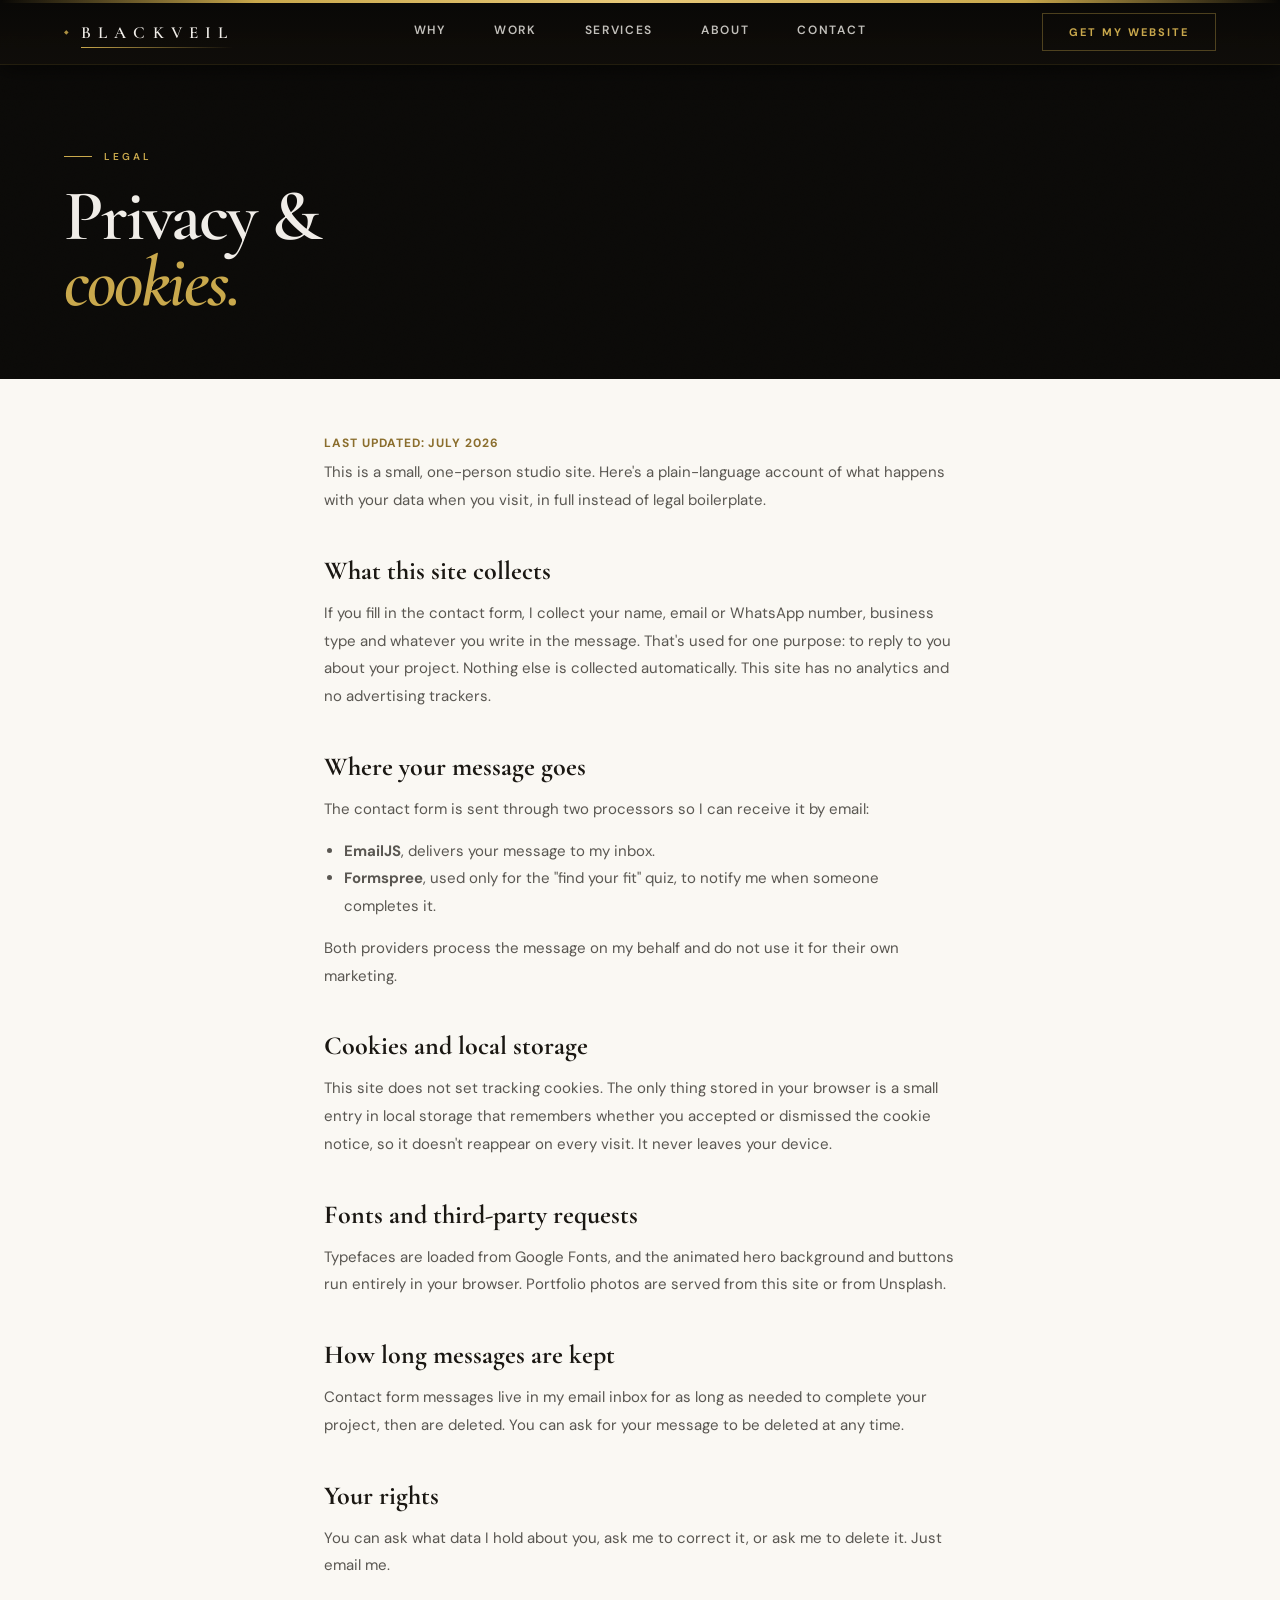
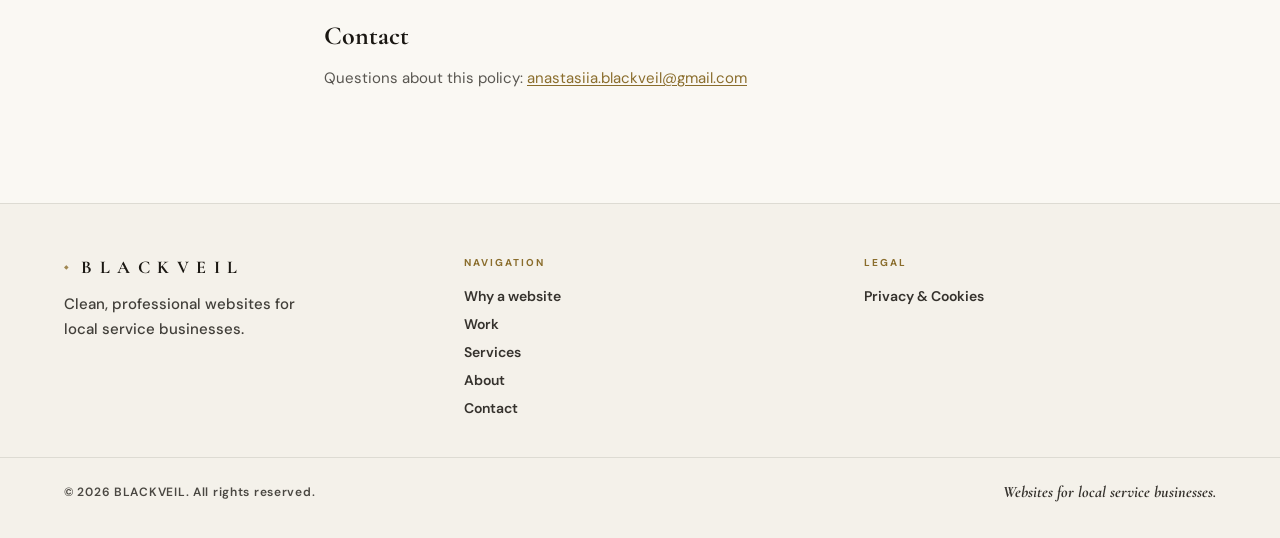
<file: privacy.html>
<!DOCTYPE html>
<html lang="en">
<head>
<meta charset="UTF-8">
<link rel="icon" type="image/svg+xml" href="[data-uri]">
<meta name="viewport" content="width=device-width, initial-scale=1.0">
<title>Privacy &amp; Cookies — Blackveil Studio</title>
<meta name="robots" content="index, follow">
<link rel="canonical" href="https://blackveil-studio.github.io/home/privacy.html">
<link href="https://fonts.googleapis.com/css2?family=Cormorant+Garamond:ital,wght@0,400;0,600;1,500&family=DM+Sans:wght@400;600;700&display=swap" rel="stylesheet">
<link rel="stylesheet" href="assets/css/style.css">
</head>
<body>
<div class="grain"></div>

<nav id="nav" class="scrolled" style="opacity:1;transform:none">
  <div class="nav-inner">
    <button class="burger" id="burger" aria-label="Menu"><span></span><span></span><span></span></button>
    <a href="index.html" class="logo"><span class="logo-text">Blackveil</span></a>
    <div class="nav-links">
      <a href="index.html#why">Why</a><a href="index.html#work">Work</a>
      <a href="services.html">Services</a><a href="about.html">About</a><a href="index.html#contact">Contact</a>
    </div>
    <a href="index.html#contact" class="nav-cta"><span>Get my website</span></a>
  </div>
</nav>
<div class="sidebar-overlay" id="sidebarOverlay"></div>
<div class="sidebar" id="sidebar">
  <div class="sidebar-header"><a href="index.html" class="sidebar-logo">Blackveil</a><button class="sidebar-close" id="sidebarClose">&#10005;</button></div>
  <div class="sidebar-body">
    <div class="sidebar-links">
      <a href="index.html#why" class="sidebar-link">Why</a><a href="index.html#work" class="sidebar-link">Work</a>
      <a href="services.html" class="sidebar-link">Services</a><a href="about.html" class="sidebar-link">About</a>
      <a href="index.html#contact" class="sidebar-link">Contact</a>
    </div>
    <div class="sidebar-footer"><a href="index.html#contact" class="sidebar-cta">Get my website &rarr;</a></div>
  </div>
</div>

<section class="legal-hero">
  <div class="ph-inner">
    <div class="ph-eyebrow">Legal</div>
    <h1 class="ph-title" style="font-size:clamp(38px,6vw,72px)">Privacy &amp;<br><em>cookies.</em></h1>
  </div>
</section>

<section class="legal-section">
  <div class="legal-inner">
    <div class="legal-updated">Last updated: July 2026</div>
    <p>This is a small, one-person studio site. Here's a plain-language account of what happens with your data when you visit, in full instead of legal boilerplate.</p>

    <h2>What this site collects</h2>
    <p>If you fill in the contact form, I collect your name, email or WhatsApp number, business type and whatever you write in the message. That's used for one purpose: to reply to you about your project. Nothing else is collected automatically. This site has no analytics and no advertising trackers.</p>

    <h2>Where your message goes</h2>
    <p>The contact form is sent through two processors so I can receive it by email:</p>
    <ul>
      <li><strong>EmailJS</strong>, delivers your message to my inbox.</li>
      <li><strong>Formspree</strong>, used only for the "find your fit" quiz, to notify me when someone completes it.</li>
    </ul>
    <p>Both providers process the message on my behalf and do not use it for their own marketing.</p>

    <h2>Cookies and local storage</h2>
    <p>This site does not set tracking cookies. The only thing stored in your browser is a small entry in local storage that remembers whether you accepted or dismissed the cookie notice, so it doesn't reappear on every visit. It never leaves your device.</p>

    <h2>Fonts and third-party requests</h2>
    <p>Typefaces are loaded from Google Fonts, and the animated hero background and buttons run entirely in your browser. Portfolio photos are served from this site or from Unsplash.</p>

    <h2>How long messages are kept</h2>
    <p>Contact form messages live in my email inbox for as long as needed to complete your project, then are deleted. You can ask for your message to be deleted at any time.</p>

    <h2>Your rights</h2>
    <p>You can ask what data I hold about you, ask me to correct it, or ask me to delete it. Just email me.</p>

    <h2>Contact</h2>
    <p>Questions about this policy: <a href="mailto:anastasiia.blackveil@gmail.com">anastasiia.blackveil@gmail.com</a></p>
  </div>
</section>

<footer>
  <div class="footer-inner">
    <div>
      <a href="index.html" class="footer-logo-wrap"><span class="footer-logo-text">Blackveil</span></a>
      <p class="footer-tagline">Clean, professional websites for local service businesses.</p>
    </div>
    <div>
      <div class="footer-col-title">Navigation</div>
      <div class="footer-nav-links">
        <a href="index.html#why">Why a website</a><a href="index.html#work">Work</a>
        <a href="services.html">Services</a><a href="about.html">About</a><a href="index.html#contact">Contact</a>
      </div>
    </div>
    <div>
      <div class="footer-col-title">Legal</div>
      <div class="footer-nav-links"><a href="privacy.html">Privacy &amp; Cookies</a></div>
    </div>
  </div>
  <div class="footer-bottom">
    <span class="footer-copy">&#169; 2026 BLACKVEIL. All rights reserved.</span>
    <span class="footer-made">Websites for local service businesses.</span>
  </div>
</footer>

<script defer src="assets/js/main.js"></script>
</body>
</html>
</file>
<file: assets/css/style.css>
/* =========================================================
   BLACKVEIL STUDIO — shared stylesheet
   Palette: ink (near-black neutrals) + gold + paper (warm ivory)
   No brown. No pure black. One accent, used consistently.
   ========================================================= */

:root{
  /* ink scale — desaturated near-neutral darks, NOT brown */
  --ink-950:#0b0a08;
  --ink-900:#131110;
  --ink-850:#1b1815;
  --ink-800:#211d19;
  --ink-border: rgba(201,168,76,.14);
  --ink-border-soft: rgba(255,255,255,.08);

  /* gold — single accent, three depths */
  --gold:#c9a84c;
  --gold-light:#e8c97a;
  --gold-deep:#8a6d2c;
  --gold-05: rgba(201,168,76,.05);
  --gold-08: rgba(201,168,76,.08);
  --gold-12: rgba(201,168,76,.12);
  --gold-20: rgba(201,168,76,.2);
  --gold-35: rgba(201,168,76,.35);

  /* paper — warm ivory light sections */
  --paper:#f4f1ea;
  --paper-alt:#faf8f3;
  --paper-card:#ffffff;
  --paper-line: rgba(26,23,18,.1);

  /* text */
  --cream:#f0ede8;
  --cream-70: rgba(240,237,232,.7);
  --ink-text:#1a1712;
  --ink-text-70: rgba(26,23,18,.72);

  --serif:'Cormorant Garamond',serif;
  --sans:'DM Sans',sans-serif;
  --ease: cubic-bezier(.22,1,.36,1);
}

*{margin:0;padding:0;box-sizing:border-box}
html{scroll-behavior:smooth;scroll-padding-top:80px}
::selection{background:var(--gold-20);color:var(--ink-text)}
body{background:var(--ink-950);font-family:var(--sans);font-weight:400;color:var(--cream);overflow-x:hidden}
body::before{content:'';position:fixed;top:0;left:0;right:0;height:3px;background:linear-gradient(to right,transparent 0%,var(--gold) 20%,var(--gold-light) 50%,var(--gold) 80%,transparent 100%);z-index:9999;pointer-events:none}
a{color:inherit}
img{max-width:100%;display:block}

/* fine grain texture — fixed, never on scrolling containers */
.grain{position:fixed;inset:0;z-index:2;pointer-events:none;opacity:.035;mix-blend-mode:overlay;background-image:url("data:image/svg+xml,%3Csvg xmlns='http://www.w3.org/2000/svg' width='90' height='90'%3E%3Cfilter id='n'%3E%3CfeTurbulence type='fractalNoise' baseFrequency='0.9' numOctaves='2' stitchTiles='stitch'/%3E%3C/filter%3E%3Crect width='100%25' height='100%25' filter='url(%23n)'/%3E%3C/svg%3E")}

/* =============== NAV =============== */
nav{position:fixed;top:0;left:0;right:0;z-index:100;height:64px;display:flex;align-items:center;opacity:0;transform:translateY(-12px)}
.nav-inner{max-width:1280px;width:100%;margin:0 auto;padding:0 64px;display:flex;align-items:center;justify-content:space-between;position:relative}
nav::before{content:'';position:absolute;inset:0;z-index:-1;background:linear-gradient(180deg,rgba(9,8,6,.97),rgba(13,11,8,.92) 50%,rgba(17,14,10,.84));backdrop-filter:blur(24px);box-shadow:0 1px 0 var(--ink-border),0 6px 20px rgba(0,0,0,.55);opacity:0;transition:opacity .55s}
nav.scrolled::before{opacity:1}
.logo{display:flex;align-items:center;text-decoration:none}
.logo::before{content:'◆';font-size:6px;color:var(--gold);margin-right:12px;opacity:.85}
.logo-text{font-family:var(--serif);font-size:17px;letter-spacing:.42em;text-transform:uppercase;color:var(--cream);font-weight:600;position:relative}
.logo-text::after{content:'';position:absolute;bottom:-5px;left:0;width:100%;height:1px;background:linear-gradient(to right,var(--gold),rgba(201,168,76,0))}
.nav-links{display:flex;align-items:center;gap:48px;position:absolute;left:50%;transform:translateX(-50%)}
.nav-links a{font-size:12px;font-weight:600;letter-spacing:.14em;text-transform:uppercase;color:rgba(240,237,232,.8);text-decoration:none;transition:color .3s;position:relative;padding-bottom:4px}
.nav-links a.current,.nav-links a:hover{color:var(--cream)}
.nav-links a::after{content:'';position:absolute;bottom:0;left:0;right:0;height:1px;background:var(--gold);transform:scaleX(0);transform-origin:left;transition:transform .35s}
.nav-links a.current::after,.nav-links a:hover::after{transform:scaleX(1)}
.nav-cta{display:inline-flex;align-items:center;font-size:11px;font-weight:700;letter-spacing:.18em;text-transform:uppercase;color:var(--gold);text-decoration:none;border:1.5px solid var(--gold-35);padding:11px 26px;position:relative;overflow:hidden;transition:color .35s,border-color .35s;font-family:var(--sans)}
.nav-cta::before{content:'';position:absolute;inset:0;background:linear-gradient(135deg,var(--ink-900),var(--ink-800));transform:scaleX(0);transform-origin:left;transition:transform .38s}
.nav-cta:hover{color:var(--gold-light);border-color:rgba(201,168,76,.8)}
.nav-cta:hover::before{transform:scaleX(1)}
.nav-cta span{position:relative;z-index:1}
.burger{display:none;flex-direction:column;justify-content:center;gap:5px;width:36px;height:36px;cursor:pointer;background:none;border:none;padding:4px;z-index:200;flex-shrink:0}
.burger span{display:block;width:22px;height:1.5px;background:var(--gold);transition:transform .35s,opacity .25s;transform-origin:center}
.burger.open span:nth-child(1){transform:translateY(6.5px) rotate(45deg)}
.burger.open span:nth-child(2){opacity:0}
.burger.open span:nth-child(3){transform:translateY(-6.5px) rotate(-45deg)}
.sidebar-overlay{position:fixed;inset:0;background:rgba(0,0,0,.55);z-index:140;opacity:0;pointer-events:none;transition:opacity .35s}
.sidebar-overlay.open{opacity:1;pointer-events:all}
.sidebar{position:fixed;top:0;left:0;bottom:0;width:300px;background:rgba(11,10,8,.98);backdrop-filter:blur(24px);z-index:150;transform:translateX(-100%);transition:transform .45s var(--ease);display:flex;flex-direction:column;border-right:1px solid var(--ink-border)}
.sidebar.open{transform:translateX(0)}
.sidebar-header{padding:24px 32px;border-bottom:1px solid var(--gold-08);display:flex;align-items:center;justify-content:space-between}
.sidebar-logo{font-family:var(--serif);font-size:15px;letter-spacing:.42em;text-transform:uppercase;color:var(--cream);font-weight:600;text-decoration:none;display:flex;align-items:center;gap:10px}
.sidebar-logo::before{content:'◆';font-size:6px;color:var(--gold);opacity:.85}
.sidebar-close{width:32px;height:32px;background:none;border:1px solid rgba(255,255,255,.1);color:rgba(240,237,232,.4);cursor:pointer;display:flex;align-items:center;justify-content:center;font-size:14px;border-radius:50%;transition:border-color .2s,color .2s}
.sidebar-close:hover{border-color:var(--gold-35);color:var(--gold)}
.sidebar-body{padding:48px 32px;flex:1;display:flex;flex-direction:column}
.sidebar-links{display:flex;flex-direction:column}
.sidebar-links a{font-size:13px;font-weight:600;letter-spacing:.18em;text-transform:uppercase;color:rgba(240,237,232,.8);text-decoration:none;transition:color .3s,padding-left .3s;padding:16px 0;border-bottom:1px solid rgba(255,255,255,.05);display:flex;align-items:center;gap:12px}
.sidebar-links a::before{content:'';width:0;height:1px;background:var(--gold);transition:width .3s;flex-shrink:0}
.sidebar-links a:hover{color:var(--cream);padding-left:8px}
.sidebar-links a:hover::before{width:16px}
.sidebar-footer{margin-top:auto;padding-top:32px;border-top:1px solid rgba(255,255,255,.05)}
.sidebar-tagline{font-family:var(--serif);font-size:13px;font-style:italic;color:rgba(240,237,232,.25);margin-top:16px;text-align:center}

/* =============== SPARK BUTTON (uiverse.io silent-lizard-44, recolored gold) =============== */
.spark-btn{position:relative;display:inline-flex;align-items:center;gap:10px;font-family:var(--sans);font-size:11px;font-weight:700;letter-spacing:.2em;text-transform:uppercase;color:var(--ink-950);background:var(--gold);border:1.5px solid var(--gold);padding:16px 38px;text-decoration:none;cursor:pointer;transition:all .3s ease-in-out;overflow:visible;box-shadow:0 0 0 rgba(201,168,76,.55)}
.spark-btn:hover{background:transparent;color:var(--gold-light);box-shadow:0 0 25px rgba(201,168,76,.55)}
.spark-btn span{position:relative;z-index:2}
.spark-star{position:absolute;height:auto;filter:drop-shadow(0 0 0 var(--gold-light));z-index:-5;pointer-events:none}
.spark-star svg{width:100%;height:100%;fill:var(--gold-light)}
.spark-star.s1{top:20%;left:20%;width:25px;transition:all 1s cubic-bezier(.05,.83,.43,.96)}
.spark-star.s2{top:45%;left:45%;width:15px;transition:all 1s cubic-bezier(0,.4,0,1.01)}
.spark-star.s3{top:40%;left:40%;width:5px;transition:all 1s cubic-bezier(0,.4,0,1.01)}
.spark-star.s4{top:20%;left:40%;width:8px;transition:all .8s cubic-bezier(0,.4,0,1.01)}
.spark-star.s5{top:25%;left:45%;width:15px;transition:all .6s cubic-bezier(0,.4,0,1.01)}
.spark-star.s6{top:5%;left:50%;width:5px;transition:all .8s ease}
.spark-btn:hover .s1{top:-80%;left:-30%;filter:drop-shadow(0 0 10px var(--gold-light));z-index:2}
.spark-btn:hover .s2{top:-25%;left:10%;filter:drop-shadow(0 0 10px var(--gold-light));z-index:2}
.spark-btn:hover .s3{top:55%;left:25%;filter:drop-shadow(0 0 10px var(--gold-light));z-index:2}
.spark-btn:hover .s4{top:30%;left:80%;filter:drop-shadow(0 0 10px var(--gold-light));z-index:2}
.spark-btn:hover .s5{top:25%;left:115%;filter:drop-shadow(0 0 10px var(--gold-light));z-index:2}
.spark-btn:hover .s6{top:5%;left:60%;filter:drop-shadow(0 0 10px var(--gold-light));z-index:2}
.spark-btn.ghost{background:transparent;color:var(--gold);border-color:rgba(255,255,255,.22)}
.spark-btn.ghost:hover{background:var(--gold-08);color:var(--gold-light);border-color:var(--gold-35)}
.spark-btn.dark{background:var(--ink-950);color:var(--gold);border-color:var(--ink-950)}
.spark-btn.dark:hover{background:var(--ink-800);color:var(--gold-light)}
.spark-btn.small{padding:12px 26px;font-size:10px}
.spark-btn.block{width:100%;justify-content:center}

/* =============== HERO =============== */
#hero{position:relative;width:100%;height:86vh;min-height:560px;overflow:hidden}
#hero canvas{position:absolute;inset:0;width:100%;height:100%;z-index:0}
.h-content{position:absolute;inset:0;padding:88px 0 36px;z-index:2;display:flex;flex-direction:column;justify-content:flex-end;will-change:transform,opacity}
.h-content-inner{max-width:1280px;margin:0 auto;width:100%;padding:0 64px}
.h-eyebrow{font-size:11px;letter-spacing:.28em;text-transform:uppercase;color:var(--gold);margin-bottom:20px;display:flex;align-items:center;gap:16px;opacity:0;transform:translateY(16px);width:fit-content}
.h-eyebrow::before{content:'';width:28px;height:1px;background:linear-gradient(to right,var(--gold),rgba(201,168,76,.3));flex-shrink:0}
.h-cursor{display:inline-block;width:1.5px;height:12px;background:var(--gold);margin-left:5px;animation:blink 1.1s ease-in-out infinite}
@keyframes blink{0%,100%{opacity:1}50%{opacity:0}}
.h-title{font-family:var(--serif);font-size:clamp(52px,8.5vw,122px);font-weight:600;line-height:.92;letter-spacing:-.02em;color:var(--cream);margin-bottom:32px}
.h-title .line{display:block;overflow:hidden}
.h-title .word{display:inline-block;transform:translateY(110%)}
.h-title em{font-style:italic;color:var(--gold)}
.h-bottom{display:flex;align-items:flex-end;justify-content:space-between;gap:60px;opacity:0;transform:translateY(18px)}
.h-sub{font-size:17px;line-height:1.85;color:rgba(240,237,232,.88);max-width:440px;font-weight:400}
.h-sub strong{color:#fff;font-weight:600}
.sc{position:fixed;right:64px;bottom:108px;z-index:99;display:flex;flex-direction:column;align-items:center;gap:12px;opacity:0;transition:opacity .6s;pointer-events:none}
.sc-label{font-size:9px;letter-spacing:.26em;text-transform:uppercase;color:rgba(201,168,76,.4);writing-mode:vertical-lr}
.sc-track{width:1px;height:56px;background:rgba(201,168,76,.1);position:relative;overflow:hidden}
.sc-thumb{position:absolute;top:0;left:0;right:0;height:40%;background:linear-gradient(to bottom,var(--gold),rgba(201,168,76,.15));animation:scr 2.4s cubic-bezier(.4,0,.2,1) infinite}
@keyframes scr{0%{top:-40%;opacity:0}20%{opacity:1}80%{opacity:1}100%{top:100%;opacity:0}}
.h-year{position:fixed;left:64px;bottom:110px;z-index:99;font-family:var(--serif);font-size:11px;letter-spacing:.16em;color:rgba(201,168,76,.28);opacity:0;transition:opacity .6s;pointer-events:none}

/* =============== MARQUEE =============== */
.mq{position:relative;z-index:5;overflow:hidden;padding:18px 0;background:var(--ink-900);border-top:1px solid var(--ink-border);border-bottom:1px solid var(--ink-border)}
.mq-track{display:flex;width:max-content;animation:mqscroll 32s linear infinite;align-items:center}
.mq-track:hover{animation-play-state:paused}
@keyframes mqscroll{from{transform:translateX(0)}to{transform:translateX(-50%)}}
.mq-item{display:inline-flex;align-items:center;white-space:nowrap;padding:0 36px;line-height:1}
.mq-text{font-family:var(--serif);font-size:18px;font-style:italic;font-weight:500;letter-spacing:.05em;color:var(--gold-light)}
.mq-dot{width:5px;height:5px;border-radius:50%;background:var(--gold-light);opacity:.75;margin-left:36px;flex-shrink:0}
.mq-fade-l,.mq-fade-r{position:absolute;top:0;bottom:0;width:80px;z-index:1;pointer-events:none}
.mq-fade-l{left:0;background:linear-gradient(to right,var(--ink-900),transparent)}
.mq-fade-r{right:0;background:linear-gradient(to left,var(--ink-900),transparent)}

/* =============== REVEAL (IntersectionObserver-driven) =============== */
.reveal-up{opacity:0;transform:translateY(28px)}
.reveal-up.visible{opacity:1;transform:translateY(0);transition:opacity 1s var(--ease),transform 1s var(--ease);transition-delay:var(--d,0ms)}
.reveal-card{opacity:0;transform:translateY(20px)}
.reveal-card.visible{opacity:1;transform:translateY(0);transition:opacity .9s var(--ease),transform .9s var(--ease);transition-delay:var(--d,0ms)}
/* if JS never runs at all, force content visible rather than permanently hidden */
html:not(.js-ready) .reveal-up,
html:not(.js-ready) .reveal-card{opacity:1!important;transform:none!important}

/* =============== PORTFOLIO =============== */
.pf-section{background:var(--paper);padding:28px 0 32px;position:relative;overflow:hidden}
.pf-section::before{content:'';position:absolute;top:0;left:0;right:0;height:1px;background:linear-gradient(to right,transparent 10%,var(--gold-20) 50%,transparent 90%)}
.pf-head{max-width:1280px;margin:0 auto 36px;padding:0 64px}
.pf-eyebrow{display:inline-flex;align-items:center;gap:10px;font-size:10px;letter-spacing:.3em;text-transform:uppercase;color:var(--gold-deep);font-weight:600;margin-bottom:14px}
.pf-eyebrow::before{content:'';width:18px;height:1px;background:var(--gold-deep);opacity:.8;flex-shrink:0}
.pf-title{font-family:var(--serif);font-size:clamp(34px,4.2vw,52px);font-weight:600;line-height:1.08;letter-spacing:-.025em;color:var(--ink-text);margin:0 0 10px}
.pf-title em{font-style:italic;color:var(--gold-deep)}
.pf-desc{font-size:16px;line-height:1.7;color:var(--ink-text-70);max-width:480px;font-weight:400}
.pf-track-wrap{overflow-x:auto;overflow-y:hidden;-webkit-overflow-scrolling:touch;scrollbar-width:none;padding:0 64px 8px;cursor:grab;user-select:none;touch-action:pan-x}
.pf-track-wrap::-webkit-scrollbar{display:none}
.pf-track-wrap:active{cursor:grabbing}
.pf-track{display:flex;gap:24px;width:max-content;align-items:stretch}
.pf-card{width:380px;flex-shrink:0;background:var(--paper-card);border-radius:8px;overflow:hidden;display:flex;flex-direction:column;box-shadow:0 8px 32px rgba(26,21,16,.1),0 2px 8px rgba(26,21,16,.06);transition:transform .45s var(--ease),box-shadow .45s var(--ease);perspective:800px;transform-style:preserve-3d}
.pf-card:hover{box-shadow:0 24px 56px rgba(26,21,16,.18),0 0 0 1px var(--gold-35)}
.pf-card--link{text-decoration:none;display:block;color:inherit}
.pf-card-top{height:3px;background:linear-gradient(to right,var(--gold),var(--gold-light) 50%,rgba(201,168,76,.2))}
.pf-card-placeholder{width:100%;aspect-ratio:16/10;display:flex;align-items:center;justify-content:center;position:relative;overflow:hidden}
.pf-card-placeholder img{transition:transform .6s var(--ease)}
.pf-card:hover .pf-card-placeholder img{transform:scale(1.045)}
.pf-card-body{padding:20px 22px 22px;flex:1}
.pf-card-tag{font-size:10px;letter-spacing:.16em;text-transform:uppercase;color:var(--gold-deep);font-weight:700;border:1px solid var(--gold-35);padding:4px 10px;background:var(--gold-08);display:inline-block;margin-bottom:10px}
.pf-card-name{font-family:var(--serif);font-size:24px;font-weight:700;color:var(--ink-text);margin-bottom:8px}
.pf-card-text{font-size:14px;line-height:1.65;color:var(--ink-text-70);font-weight:500}
.pf-scroll-hint{max-width:1280px;margin:16px auto 0;padding:0 64px;display:flex;align-items:center;gap:10px;font-size:12px;letter-spacing:.08em;text-transform:uppercase;color:var(--ink-text-70);font-weight:600}
.pf-scroll-hint::after{content:'→';font-size:14px}

/* =============== WHY / PROBLEMS =============== */
.pb-section{background:var(--ink-900);padding:80px 0 60px;position:relative}
.pb-section::before{content:'';position:absolute;top:0;left:0;right:0;height:1px;background:linear-gradient(to right,transparent 10%,var(--gold-20) 50%,transparent 90%)}
.pb-inner{max-width:1280px;margin:0 auto;padding:0 64px;display:grid;grid-template-columns:1fr 1fr;gap:0 80px;align-items:start}
.pb-eyebrow{display:inline-flex;align-items:center;gap:10px;font-size:10px;letter-spacing:.3em;text-transform:uppercase;color:var(--gold);font-weight:600;margin-bottom:28px}
.pb-eyebrow::before{content:'';width:18px;height:1px;background:var(--gold);opacity:.6;flex-shrink:0}
.pb-story{font-family:var(--serif);font-size:clamp(28px,3.2vw,42px);font-weight:600;line-height:1.25;letter-spacing:-.02em;color:#fff;margin-bottom:32px}
.pb-story-pause{font-family:var(--serif);font-size:clamp(20px,2.3vw,30px);font-weight:400;font-style:italic;line-height:1.45;letter-spacing:-.01em;color:rgba(240,237,232,.72)}
.pb-story-pause em{color:var(--gold)}
.pb-list{display:flex;flex-direction:column;border-top:1px solid rgba(255,255,255,.14)}
.pb-item{padding:16px 0;border-bottom:1px solid rgba(255,255,255,.08);cursor:default;position:relative}
.pb-item::before{content:'';position:absolute;left:0;top:0;bottom:0;width:2px;background:var(--gold);opacity:0;transition:opacity .4s}
.pb-item.active::before{opacity:1}
.pb-item-row{display:flex;align-items:baseline;gap:12px;transition:padding-left .35s var(--ease)}
.pb-item.active .pb-item-row{padding-left:14px}
.pb-item-num{font-family:var(--serif);font-size:16px;font-style:italic;color:rgba(240,237,232,.3);transition:color .4s;flex-shrink:0;width:22px}
.pb-item.active .pb-item-num{color:var(--gold)}
.pb-item-title{font-family:var(--serif);font-size:clamp(17px,1.9vw,22px);font-weight:600;line-height:1.2;color:rgba(240,237,232,.65);transition:color .4s}
.pb-item.active .pb-item-title{color:#fff;font-weight:700}
.pb-item-desc{font-size:14px;line-height:1.65;color:rgba(240,237,232,.82);font-weight:400;margin-left:34px;display:grid;grid-template-rows:0fr;transition:grid-template-rows .4s var(--ease),opacity .35s;opacity:0}
.pb-item-desc-inner{overflow:hidden;min-height:0}
.pb-item.active .pb-item-desc{grid-template-rows:1fr;opacity:1;margin-top:6px}
.pb-footer{grid-column:1/-1;margin-top:20px;padding-top:20px;border-top:1px solid rgba(255,255,255,.07);text-align:center}
.pb-quote{font-family:var(--serif);font-size:22px;font-weight:600;font-style:italic;color:rgba(240,237,232,.8)}
.pb-quote em{color:var(--gold)}

/* =============== WHAT YOU GET =============== */
.wyg-section{background:var(--paper);padding:72px 0;position:relative;overflow:hidden}
.wyg-section::before{content:'';position:absolute;top:0;left:0;right:0;height:1px;background:linear-gradient(to right,transparent 10%,var(--gold-20) 50%,transparent 90%)}
.wyg-grid{max-width:1280px;margin:0 auto;padding:0 64px;display:grid;grid-template-columns:1fr 1fr;gap:72px;align-items:center}
.wyg-eyebrow{display:inline-flex;align-items:center;gap:10px;font-size:10px;letter-spacing:.3em;text-transform:uppercase;color:var(--gold-deep);font-weight:700;margin-bottom:20px}
.wyg-eyebrow::before{content:'';width:18px;height:1px;background:var(--gold-deep);opacity:.8;flex-shrink:0}
.wyg-title{font-family:var(--serif);font-size:clamp(34px,4vw,52px);font-weight:600;line-height:1.1;letter-spacing:-.02em;color:var(--ink-text);margin:0 0 20px}
.wyg-title em{color:var(--gold-deep);font-style:italic}
.wyg-p{font-size:16px;line-height:1.8;color:var(--ink-text-70);font-weight:400;margin-bottom:14px}
.wyg-p.strong{font-weight:500;margin-bottom:32px}
.wyg-card{background:var(--ink-900);border:1px solid var(--gold-35);overflow:hidden;box-shadow:0 16px 44px rgba(11,10,8,.3),0 4px 12px rgba(11,10,8,.18)}
.wyg-card-header{padding:18px 28px;border-bottom:1px solid var(--gold-20);font-size:11px;letter-spacing:.2em;text-transform:uppercase;color:rgba(201,168,76,.95);font-family:var(--sans);font-weight:700}
.wyg-item{display:flex;align-items:flex-start;gap:16px;padding:18px 28px;border-bottom:1px solid rgba(255,255,255,.08);transition:background .2s}
.wyg-item:last-child{border-bottom:none}
.wyg-item:hover{background:var(--gold-05)}
.wyg-dot{color:var(--gold);font-size:10px;flex-shrink:0;margin-top:4px}
.wyg-item-title{font-size:16px;color:#f8f4ee;font-weight:700;margin-bottom:4px}
.wyg-item-sub{font-size:14px;color:rgba(240,237,232,.82);font-weight:400}

/* =============== VISUAL BREAK =============== */
.visual-break{position:relative;overflow:hidden;background:var(--ink-950)}
.visual-break img{position:absolute;inset:0;width:100%;height:100%;object-fit:cover;object-position:center}
.vb-inner{position:absolute;inset:0;display:flex;align-items:center}
.vb-box{max-width:1280px;width:100%;margin:0 auto;padding:0 64px}
.vb-eyebrow{font-size:10px;letter-spacing:.28em;text-transform:uppercase;color:rgba(201,168,76,.75);margin-bottom:16px;font-family:var(--sans);font-weight:700}
.vb-title{font-family:var(--serif);font-weight:600;line-height:1.05;letter-spacing:-.02em;color:var(--cream);margin:0 0 22px}
.vb-title em{color:var(--gold);font-style:italic}
.vb-text{font-size:16px;line-height:1.75;color:rgba(240,237,232,.85);font-weight:400;margin-bottom:32px}

/* =============== SERVICES =============== */
.sv-section{background:var(--paper-alt);padding:64px 0 40px;position:relative}
.sv-section::before{content:'';position:absolute;top:0;left:0;right:0;height:1px;background:linear-gradient(to right,transparent 10%,var(--gold-20) 50%,transparent 90%)}
.sv-inner{max-width:1280px;margin:0 auto;padding:0 64px}
.sv-eyebrow{display:inline-flex;align-items:center;gap:10px;font-size:10px;letter-spacing:.3em;text-transform:uppercase;color:var(--gold-deep);font-weight:700;margin-bottom:20px}
.sv-eyebrow::before{content:'';width:18px;height:1px;background:var(--gold-deep);opacity:.8;flex-shrink:0}
.sv-title{font-family:var(--serif);font-size:clamp(36px,4.5vw,54px);font-weight:700;line-height:1.08;letter-spacing:-.025em;color:var(--ink-text);margin:0 0 14px}
.sv-title em{font-style:italic;color:var(--gold-deep)}
.sv-intro{font-size:16px;line-height:1.75;color:var(--ink-text-70);max-width:560px;margin-bottom:48px;font-weight:400}
.sv-grid{display:grid;grid-template-columns:1fr 1fr;gap:0;border:1px solid var(--paper-line)}
.sv-item{padding:32px 36px;border-bottom:1px solid var(--paper-line);position:relative;transition:background .3s,box-shadow .3s}
.sv-item:nth-child(odd){border-right:1px solid var(--paper-line)}
.sv-item:nth-child(1),.sv-item:nth-child(4){background:var(--paper-card)}
.sv-item:nth-child(2),.sv-item:nth-child(3){background:#fff8ec}
.sv-item:nth-last-child(1),.sv-item:nth-last-child(2){border-bottom:none}
.sv-item:hover{background:#fff3d6!important;box-shadow:0 4px 20px var(--gold-12)}
.sv-name{font-family:var(--serif);font-size:clamp(20px,2.2vw,26px);font-weight:700;color:var(--ink-text);margin-bottom:10px;line-height:1.15}
.sv-text{font-size:15px;line-height:1.75;color:var(--ink-text-70);font-weight:400}
.sv-list{list-style:none;margin-top:14px;display:flex;flex-direction:column;gap:7px}
.sv-list li{font-size:15px;color:var(--ink-text-70);display:flex;align-items:baseline;gap:10px;font-weight:500;line-height:1.6}
.sv-list li::before{content:'◆';font-size:5px;color:var(--gold-deep);opacity:.8;flex-shrink:0}
.sv-footer{margin-top:32px;padding-top:28px;border-top:1px solid var(--paper-line);display:flex;align-items:center;justify-content:space-between;gap:40px;flex-wrap:wrap}
.sv-footer-text{font-family:var(--serif);font-size:clamp(20px,2.4vw,30px);font-weight:700;font-style:italic;color:var(--ink-text-70);line-height:1.4}
.sv-footer-text em{color:var(--gold-deep);font-style:normal}

/* services.html page-specific */
.page-hero{background:var(--ink-950);padding:128px 0 80px;position:relative;min-height:380px;overflow:hidden}
.page-hero::after{content:'';position:absolute;bottom:0;left:0;right:0;height:1px;background:linear-gradient(to right,transparent,var(--gold-20),transparent)}
.ph-inner{max-width:1280px;margin:0 auto;padding:0 64px;position:relative;z-index:1}
.ph-eyebrow{font-size:10px;letter-spacing:.3em;text-transform:uppercase;color:var(--gold);font-weight:600;margin-bottom:20px;display:flex;align-items:center;gap:12px}
.ph-eyebrow::before{content:'';width:28px;height:1px;background:var(--gold);flex-shrink:0}
.ph-title{font-family:var(--serif);font-size:clamp(52px,8vw,110px);font-weight:600;line-height:.92;letter-spacing:-.03em;color:var(--cream)}
.ph-title em{font-style:italic;color:var(--gold)}
.ph-sub{font-size:18px;line-height:1.75;color:rgba(240,237,232,.7);max-width:520px;font-weight:400;margin-top:28px}
.sv-photo-strip{display:grid;grid-template-columns:1fr 1fr 1fr;height:320px;overflow:hidden}
.sv-photo{position:relative;overflow:hidden}
.sv-photo img{width:100%;height:100%;object-fit:cover;transition:transform .6s var(--ease)}
.sv-photo:hover img{transform:scale(1.05)}
.sv-photo-overlay{position:absolute;inset:0;background:rgba(11,10,8,.4);display:flex;align-items:flex-end;padding:24px}
.sv-photo-label{font-family:var(--serif);font-size:18px;font-style:italic;color:rgba(240,237,232,.85)}
.sv-page{background:var(--paper-alt);padding:56px 0 40px}
.sv-page-inner{max-width:1280px;margin:0 auto;padding:0 64px}
.sv-page-kicker{font-size:13px;letter-spacing:.22em;text-transform:uppercase;color:var(--gold-deep);font-weight:600}
.sv-cards{display:grid;grid-template-columns:repeat(3,1fr);gap:0;margin-top:48px;box-shadow:0 4px 40px rgba(26,21,16,.08);border:1px solid var(--paper-line)}
.sv-card{background:#fff;padding:40px 36px;transition:background .25s,transform .25s,box-shadow .25s}
.sv-card:nth-child(2),.sv-card:nth-child(4),.sv-card:nth-child(6){background:#fbf7ee}
.sv-card:hover{background:#fffbf2;transform:translateY(-4px);box-shadow:0 12px 36px rgba(26,21,16,.08);z-index:1}
.sv-card-icon{width:40px;height:40px;margin-bottom:22px;display:block;color:var(--gold-deep)}
.sv-card-icon svg{width:100%;height:100%;stroke:currentColor;fill:none;stroke-width:1.5;stroke-linecap:round;stroke-linejoin:round}
.sv-card-name{font-family:var(--serif);font-size:clamp(22px,2.2vw,28px);font-weight:600;color:var(--ink-text);margin-bottom:12px;line-height:1.15}
.sv-card-text{font-size:15px;line-height:1.75;color:var(--ink-text-70);font-weight:400;margin-bottom:16px}
.sv-card-list{list-style:none;display:flex;flex-direction:column;gap:6px}
.sv-card-list li{font-size:14px;color:rgba(26,23,18,.72);display:flex;align-items:baseline;gap:8px;font-weight:500}
.sv-card-list li::before{content:'–';color:var(--gold-deep);flex-shrink:0;font-weight:600}
.sv-cta-section{background:var(--ink-900);padding:52px 0 72px;text-align:center}
.sv-cta-inner{max-width:700px;margin:0 auto;padding:0 64px}

/* =============== ABOUT page-specific =============== */
.ab-hero{position:relative;height:480px;overflow:hidden}
.ab-hero img{position:absolute;inset:0;width:100%;height:100%;object-fit:cover;opacity:.4}
.ab-hero-overlay{position:absolute;inset:0;background:linear-gradient(to right,rgba(11,10,8,.9) 0%,rgba(11,10,8,.5) 60%,rgba(11,10,8,.15) 100%)}
.ab-hero-content{position:absolute;inset:0;display:flex;align-items:center;padding-top:64px}
.ab-hero-inner{max-width:1280px;margin:0 auto;padding:0 64px;width:100%}
.ab-eyebrow{font-size:10px;letter-spacing:.3em;text-transform:uppercase;color:var(--gold);font-weight:600;margin-bottom:20px;display:flex;align-items:center;gap:12px}
.ab-eyebrow::before{content:'';width:28px;height:1px;background:var(--gold);flex-shrink:0}
.ab-hero-title{font-family:var(--serif);font-size:clamp(48px,7vw,96px);font-weight:600;line-height:.95;letter-spacing:-.03em;color:var(--cream)}
.ab-hero-title em{font-style:italic;color:var(--gold)}
.ab-hero-sub{font-size:18px;line-height:1.7;color:rgba(240,237,232,.7);max-width:480px;font-weight:400;margin-top:22px}
.ab-story{background:var(--paper);padding:80px 0 72px}
.ab-story-inner{max-width:1280px;margin:0 auto;padding:0 64px;display:grid;grid-template-columns:1fr 1fr;gap:80px;align-items:center}
.ab-story-text p{font-size:17px;line-height:1.9;color:var(--ink-text-70);font-weight:400;margin-bottom:20px}
.ab-story-text p:first-child{font-family:var(--serif);font-size:clamp(24px,2.6vw,34px);font-weight:600;line-height:1.3;color:var(--ink-text)}
.ab-stats-grid{display:grid;grid-template-columns:repeat(4,1fr);gap:0;border:1px solid var(--paper-line);box-shadow:0 12px 40px rgba(26,21,16,.08)}
.ab-stat-box{padding:40px 32px;text-align:left;border-right:1px solid var(--paper-line);background:#f8f4ee}
.ab-stat-box:last-child{border-right:none}
.ab-stat-box:nth-child(2){background:var(--ink-900)}
.ab-stat-num{font-family:var(--serif);font-size:52px;font-weight:600;line-height:1;display:block;color:var(--ink-text)}
.ab-stat-box:nth-child(2) .ab-stat-num{color:var(--gold)}
.ab-stat-box:nth-child(2) .ab-stat-lbl{color:rgba(201,168,76,.5)}
.ab-stat-lbl{font-size:11px;letter-spacing:.12em;text-transform:uppercase;font-weight:600;margin-top:8px;display:block;color:rgba(26,21,16,.5)}
.ab-process{background:var(--ink-900);padding:64px 0 72px}
.ab-process-inner{max-width:1280px;margin:0 auto;padding:0 64px}
.ab-process-title{font-family:var(--serif);font-size:clamp(36px,4vw,52px);font-weight:600;color:var(--cream);margin-bottom:40px;opacity:.95}
.ab-process-title em{font-style:italic;color:var(--gold)}
.ab-steps{display:grid;grid-template-columns:repeat(4,1fr);gap:0;border:1px solid var(--gold-20)}
.ab-step{padding:40px 32px;position:relative;display:flex;flex-direction:column;border-right:1px solid var(--gold-12);background:rgba(255,255,255,.03)}
.ab-step:last-child{border-right:none}
.ab-step::before{content:'';position:absolute;top:0;left:0;right:0;height:2px;background:var(--gold)}
.ab-step-num{font-family:var(--serif);font-size:40px;font-style:italic;color:rgba(201,168,76,.35);line-height:1;margin-bottom:20px;display:block}
.ab-step-name{font-size:14px;font-weight:700;letter-spacing:.08em;text-transform:uppercase;color:var(--gold-light);margin-bottom:12px;line-height:1.3}
.ab-step-desc{font-size:14px;color:rgba(240,237,232,.72);line-height:1.7;font-weight:400}
.ab-photo{position:relative;height:380px;overflow:hidden}
.ab-photo img{width:100%;height:100%;object-fit:cover;opacity:.45}
.ab-photo-overlay{position:absolute;inset:0;background:linear-gradient(135deg,rgba(11,10,8,.82) 0%,rgba(11,10,8,.35) 100%)}
.ab-photo-text{position:absolute;inset:0;display:flex;align-items:center;justify-content:center;text-align:center;padding:0 64px}
.ab-photo-text h2{font-family:var(--serif);font-size:clamp(30px,4vw,56px);font-weight:600;color:var(--cream);line-height:1.1}
.ab-photo-text h2 em{color:var(--gold);font-style:italic}
.ab-photo-text p{font-size:15px;color:rgba(240,237,232,.65);margin-top:14px;font-weight:400;max-width:460px}
.ab-ind{background:var(--paper);padding:72px 0}
.ab-ind-inner{max-width:1280px;margin:0 auto;padding:0 64px}
.ab-ind-title{font-family:var(--serif);font-size:clamp(32px,4vw,48px);font-weight:600;color:var(--ink-text);margin-bottom:48px}
.ab-ind-title em{color:var(--gold-deep);font-style:italic}
.ab-ind-grid{display:grid;grid-template-columns:repeat(4,1fr);gap:2px;background:var(--paper-line)}
.ab-ind-item{background:var(--paper);padding:28px 24px;display:flex;align-items:center;gap:14px;transition:background .25s}
.ab-ind-item:hover{background:#fff8ec}
.ab-ind-icon{width:26px;height:26px;color:var(--gold-deep);flex-shrink:0;opacity:.85}
.ab-ind-icon svg{width:100%;height:100%;stroke:currentColor;fill:none;stroke-width:1.5;stroke-linecap:round;stroke-linejoin:round}
.ab-ind-name{font-size:15px;font-weight:700;color:var(--ink-text)}
.ab-ind-sub{font-size:13px;color:rgba(26,23,18,.62);margin-top:2px;font-weight:400}
@media(max-width:1024px){.ab-stats-grid{grid-template-columns:repeat(2,1fr)}.ab-stat-box{border-right:1px solid var(--paper-line)!important;border-bottom:1px solid var(--paper-line)}.ab-stat-box:nth-child(even){border-right:none!important}.ab-steps{grid-template-columns:repeat(2,1fr)}.ab-step{border-bottom:1px solid var(--gold-12)}.ab-ind-grid{grid-template-columns:repeat(2,1fr)}.ab-story-inner,.ab-process-inner,.ab-ind-inner,.ab-hero-inner{padding-left:40px;padding-right:40px}}
@media(max-width:650px){.ab-hero{height:420px}.ab-hero-inner{padding-left:24px;padding-right:24px;padding-top:80px}.ab-story-inner{grid-template-columns:1fr;gap:40px;padding:0 24px}.ab-steps{grid-template-columns:1fr}.ab-step{border-right:none}.ab-ind-grid{grid-template-columns:1fr 1fr}.ab-process-inner,.ab-ind-inner{padding-left:24px;padding-right:24px}.ab-photo-text{padding:0 24px}}

/* =============== CONTACT =============== */
.ct-section{background:var(--ink-900);padding:72px 0;position:relative}
.ct-section::before{content:'';position:absolute;top:0;left:0;right:0;height:1px;background:linear-gradient(to right,transparent 10%,var(--gold-20) 50%,transparent 90%)}
.ct-inner{max-width:1280px;margin:0 auto;padding:0 64px;display:grid;grid-template-columns:1fr 1.2fr;gap:72px;align-items:start}
.ct-eyebrow{display:inline-flex;align-items:center;gap:10px;font-size:10px;letter-spacing:.3em;text-transform:uppercase;color:var(--gold);font-weight:600;margin-bottom:20px}
.ct-eyebrow::before{content:'';width:18px;height:1px;background:var(--gold);opacity:.6;flex-shrink:0}
.ct-title{font-family:var(--serif);font-size:clamp(32px,4vw,52px);font-weight:600;line-height:1.1;letter-spacing:-.02em;color:var(--cream);margin:0 0 18px}
.ct-title em{font-style:italic;color:var(--gold)}
.ct-sub{font-size:16px;line-height:1.75;color:rgba(240,237,232,.9);margin-bottom:36px;font-weight:400}
.ct-details{display:flex;flex-direction:column;gap:16px}
.ct-detail{display:flex;align-items:flex-start;gap:14px}
.ct-detail-icon{width:32px;height:32px;background:var(--gold-12);border:1px solid var(--gold-35);display:flex;align-items:center;justify-content:center;font-size:12px;flex-shrink:0;color:var(--gold);margin-top:2px}
.ct-detail-label{font-size:10px;letter-spacing:.1em;text-transform:uppercase;color:rgba(240,237,232,.65);margin-bottom:3px;font-family:var(--sans);font-weight:700}
.ct-detail-val{font-size:15px;color:rgba(240,237,232,.95);font-weight:500}
.ct-form-wrap{background:var(--paper-card);border:1px solid var(--gold-20);border-radius:2px;padding:40px 36px;box-shadow:0 8px 32px rgba(0,0,0,.25)}
.ct-form-row{margin-bottom:20px}
.ct-label{display:block;font-size:11px;letter-spacing:.12em;text-transform:uppercase;color:rgba(26,23,18,.75);font-weight:700;margin-bottom:8px;font-family:var(--sans)}
.ct-input,.ct-select,.ct-textarea{width:100%;padding:14px 16px;border:1px solid rgba(26,23,18,.2);background:var(--paper-alt);font-family:var(--sans);font-size:15px;color:var(--ink-text);font-weight:500;outline:none;transition:border-color .25s,background .2s;appearance:none;-webkit-appearance:none}
.ct-input::placeholder,.ct-textarea::placeholder{color:rgba(26,23,18,.45)}
.ct-input:focus,.ct-select:focus,.ct-textarea:focus{border-color:var(--gold)}
.ct-select{background-image:url("data:image/svg+xml,%3Csvg xmlns='http://www.w3.org/2000/svg' width='12' height='8' viewBox='0 0 12 8'%3E%3Cpath d='M1 1l5 5 5-5' stroke='%23C9A84C' stroke-width='1.5' fill='none'/%3E%3C/svg%3E");background-repeat:no-repeat;background-position:right 16px center;cursor:pointer}
.ct-select option{background:#fff;color:var(--ink-text)}
.ct-textarea{resize:vertical;min-height:100px;line-height:1.6}
.ct-hp{position:absolute;left:-9999px;width:1px;height:1px;opacity:0}
.ct-success{display:none;padding:20px;background:var(--gold-08);border:1px solid var(--gold-20);text-align:center;margin-top:14px}
.ct-success-title{font-family:var(--serif);font-size:22px;font-style:normal;color:var(--gold-deep);font-weight:700}
.ct-success-sub{font-size:15px;font-weight:500;margin-top:6px;color:rgba(26,23,18,.7)}

/* =============== FOOTER =============== */
footer{background:var(--paper);border-top:1px solid var(--paper-line);padding:52px 0 36px}
.footer-inner{max-width:1280px;margin:0 auto;padding:0 64px;display:grid;grid-template-columns:1fr 1fr 1fr;gap:48px;margin-bottom:40px}
.footer-logo-wrap{display:flex;align-items:center;gap:12px;margin-bottom:14px;text-decoration:none}
.footer-logo-wrap::before{content:'◆';font-size:6px;color:var(--gold-deep);opacity:.8}
.footer-logo-text{font-family:var(--serif);font-size:18px;letter-spacing:.42em;text-transform:uppercase;color:var(--ink-text);font-weight:700}
.footer-tagline{font-size:15px;color:rgba(26,23,18,.82);line-height:1.65;font-weight:500;max-width:240px}
.footer-col-title{font-size:10px;letter-spacing:.2em;text-transform:uppercase;color:var(--gold-deep);margin-bottom:18px;font-family:var(--sans);font-weight:700}
.footer-nav-links{display:flex;flex-direction:column;gap:10px}
.footer-nav-links a{font-size:14px;color:rgba(26,23,18,.88);text-decoration:none;transition:color .2s;font-weight:600}
.footer-nav-links a:hover{color:var(--gold-deep)}
.footer-info{display:flex;flex-direction:column;gap:12px}
.footer-info-label{font-size:10px;letter-spacing:.1em;text-transform:uppercase;color:var(--gold-deep);margin-bottom:3px;font-weight:700}
.footer-info-val{font-size:14px;color:rgba(26,23,18,.82);font-weight:500}
.footer-bottom{max-width:1280px;margin:0 auto;padding:24px 64px 0;border-top:1px solid var(--paper-line);display:flex;align-items:center;justify-content:space-between;flex-wrap:wrap;gap:12px}
.footer-copy{font-size:12px;color:rgba(26,23,18,.78);letter-spacing:.06em;font-weight:600}
.footer-copy a{color:rgba(26,23,18,.78);text-decoration:underline;text-underline-offset:2px}
.footer-made{font-size:16px;color:rgba(26,23,18,.88);font-style:italic;font-family:var(--serif);font-weight:700}

/* =============== COOKIE BANNER (uiverse.io thin-bobcat-83, recolored) =============== */
.cookie-card{position:fixed;left:24px;bottom:24px;z-index:9998;width:min(360px,calc(100vw - 48px));background:var(--ink-900);border:1px solid var(--gold-20);border-radius:14px;box-shadow:0 24px 60px rgba(0,0,0,.45),0 4px 16px rgba(0,0,0,.3);padding:28px 24px 22px;transform:translateY(140%);opacity:0;transition:transform .6s var(--ease),opacity .6s var(--ease)}
.cookie-card.visible{transform:translateY(0);opacity:1}
.cookie-icon{width:38px;height:38px;margin-bottom:16px;color:var(--gold);border:1px solid var(--gold-35);border-radius:50%;display:flex;align-items:center;justify-content:center;background:var(--gold-08)}
.cookie-icon svg{width:18px;height:18px;stroke:var(--gold);fill:none;stroke-width:1.6}
.cookie-title{font-family:var(--serif);font-size:17px;font-weight:600;color:var(--cream);margin-bottom:10px}
.cookie-text{font-size:13px;line-height:1.65;color:rgba(240,237,232,.75);margin-bottom:18px}
.cookie-text a{color:var(--gold);text-decoration:underline;text-underline-offset:2px}
.cookie-actions{display:flex;align-items:center;justify-content:space-between;gap:14px;flex-wrap:wrap}
.cookie-more{background:none;border:none;font-size:12px;color:rgba(240,237,232,.55);cursor:pointer;font-family:var(--sans);font-weight:600;transition:color .2s;padding:0;text-decoration:underline;text-underline-offset:2px}
.cookie-more:hover{color:var(--cream)}
.cookie-accept{font-size:11px;font-weight:700;letter-spacing:.14em;text-transform:uppercase;color:var(--ink-950);background:var(--gold);border:none;padding:11px 22px;border-radius:8px;cursor:pointer;transition:background .25s}
.cookie-accept:hover{background:var(--gold-light)}
@media(max-width:480px){.cookie-card{left:12px;right:12px;bottom:12px;width:auto}}

/* =============== 404 (uiverse.io fat-horse-65, recolored ink/gold) =============== */
.nf-wrap{min-height:100vh;background:var(--ink-950);display:flex;flex-direction:column;align-items:center;justify-content:center;text-align:center;padding:64px 24px;position:relative;overflow:hidden}
.nf-tv-wrap{display:flex;align-items:center;justify-content:center;width:24em;max-width:100%;height:22em;position:relative}
.nf-main{display:flex;flex-direction:column;align-items:center;justify-content:center;margin-top:2.5em;position:relative}
.nf-antenna{width:5em;height:5em;border-radius:50%;border:2px solid var(--gold-deep);background-color:var(--ink-800);margin-bottom:-6em;z-index:-1}
.nf-a1,.nf-a2{position:relative;border-radius:50px;background:linear-gradient(var(--ink-800),var(--ink-800),#2a2622,#2a2622,var(--ink-800))}
.nf-a1{top:-102%;left:-130%;width:12em;height:5.5em;transform:rotate(-29deg);clip-path:polygon(50% 0%,49% 100%,52% 100%)}
.nf-a2{top:-210%;left:-10%;width:12em;height:4em;margin-right:5em;transform:rotate(-8deg);clip-path:polygon(47% 0,47% 0,34% 34%,54% 25%,32% 100%,29% 96%,49% 32%,30% 38%)}
.nf-ad{position:relative;width:.5em;height:.5em;border-radius:50%;border:2px solid var(--gold-deep);background-color:#5a5148;z-index:99}
.nf-a1d{top:-211%;left:-35%}
.nf-a2d{top:-294%;left:94%}
.nf-tv{width:17em;height:9em;margin-top:3em;border-radius:15px;background-color:var(--ink-850);display:flex;justify-content:center;border:2px solid var(--ink-950);box-shadow:inset .2em .2em var(--gold-deep)}
.nf-display{display:flex;align-items:center;justify-content:center;border-radius:15px;box-shadow:3.5px 3.5px 0 var(--gold-deep)}
.nf-screen-out{border-radius:10px}
.nf-screen-out1{width:11em;height:7.75em;display:flex;align-items:center;justify-content:center;border-radius:10px}
.nf-screen{width:13em;height:7.85em;border:2px solid var(--ink-950);background:repeating-radial-gradient(#0b0a08 0 .0001%,#3a352c 0 .0002%) 50% 0/900px 900px,repeating-conic-gradient(#0b0a08 0 .0001%,#3a352c 0 .0002%) 60% 60%/900px 900px;animation:nf-static .2s infinite alternate;border-radius:10px;z-index:99;display:flex;align-items:center;justify-content:center}
.nf-notfound{background:var(--gold);padding:.3em .6em;font-size:.85em;font-weight:700;letter-spacing:.06em;color:var(--ink-950);border-radius:5px;z-index:10;font-family:var(--sans)}
@keyframes nf-static{100%{background-position:50% 0,60% 50%}}
.nf-lines{display:flex;column-gap:.1em;align-self:flex-end}
.nf-lines div{width:2px;background-color:var(--ink-800);border-radius:25px 25px 0 0}
.nf-lines .l1,.nf-lines .l3{height:.5em;margin-top:.5em}
.nf-lines .l2{flex-grow:1;height:1em}
.nf-buttons{width:4.25em;align-self:center;height:8em;background-color:var(--ink-800);border:2px solid var(--ink-950);padding:.6em;border-radius:10px;display:flex;align-items:center;justify-content:center;flex-direction:column;row-gap:.75em;box-shadow:3px 3px 0 var(--ink-800)}
.nf-knob{width:1.65em;height:1.65em;border-radius:50%;background-color:var(--gold-deep);border:2px solid var(--ink-950);box-shadow:inset 2px 2px 1px rgba(232,201,122,.5),-2px 0 #6b5522,-2px 0 0 1px var(--ink-950)}
.nf-speakers{display:flex;flex-direction:column;row-gap:.5em}
.nf-speakers .g1{display:flex;column-gap:.25em}
.nf-speakers .dot{width:.65em;height:.65em;border-radius:50%;background-color:var(--gold-deep);border:2px solid var(--ink-950);box-shadow:inset 1.25px 1.25px 1px rgba(232,201,122,.5)}
.nf-speakers .bar{height:2px;background-color:var(--ink-950)}
.nf-bottom{width:100%;display:flex;align-items:center;justify-content:center;column-gap:8.7em;position:relative}
.nf-base1,.nf-base2{height:1em;width:2em;border:2px solid var(--ink-950);background-color:var(--ink-800);margin-top:-.15em;z-index:-1}
.nf-base3{position:absolute;height:.15em;width:17.5em;background-color:var(--ink-950);margin-top:.8em}
.nf-copy{margin-top:64px;position:relative;z-index:1}
.nf-eyebrow{font-size:11px;letter-spacing:.28em;text-transform:uppercase;color:var(--gold);margin-bottom:16px;font-family:var(--sans);font-weight:700}
.nf-title{font-family:var(--serif);font-size:clamp(30px,4.5vw,46px);font-weight:600;color:var(--cream);margin-bottom:16px;line-height:1.15}
.nf-title em{color:var(--gold);font-style:italic}
.nf-sub{font-size:16px;color:rgba(240,237,232,.7);max-width:440px;margin:0 auto 32px;line-height:1.7}
@media(max-width:600px){.nf-tv-wrap{transform:scale(.72)}.nf-copy{margin-top:24px}}

/* =============== LEGAL / SIMPLE PAGES (privacy) =============== */
.legal-hero{background:var(--ink-950);padding:150px 0 64px}
.legal-section{background:var(--paper-alt);padding:56px 0 96px}
.legal-inner{max-width:760px;margin:0 auto;padding:0 64px}
.legal-inner h2{font-family:var(--serif);font-size:26px;font-weight:700;color:var(--ink-text);margin:40px 0 14px}
.legal-inner h2:first-child{margin-top:0}
.legal-inner p{font-size:15px;line-height:1.85;color:var(--ink-text-70);margin-bottom:14px}
.legal-inner ul{margin:0 0 14px 20px;color:var(--ink-text-70);font-size:15px;line-height:1.85}
.legal-inner a{color:var(--gold-deep);text-decoration:underline;text-underline-offset:2px}
.legal-updated{font-size:12px;letter-spacing:.08em;text-transform:uppercase;color:var(--gold-deep);font-weight:700;margin-bottom:8px}

/* =============== QUIZ (v2 — frameless, ambient glow, animated) =============== */
.qz-section{background:var(--ink-950);padding:72px 0 88px;position:relative;overflow:hidden}
.qz-section::before{content:'';position:absolute;top:0;left:0;right:0;height:1px;background:linear-gradient(to right,transparent 10%,var(--gold-20) 50%,transparent 90%)}
.qz-glow{position:absolute;border-radius:50%;filter:blur(80px);pointer-events:none;opacity:.5}
.qz-glow.g1{width:420px;height:420px;background:radial-gradient(circle,var(--gold-20),transparent 70%);top:-140px;left:-100px}
.qz-glow.g2{width:360px;height:360px;background:radial-gradient(circle,rgba(232,201,122,.14),transparent 70%);bottom:-120px;right:-80px}
.qz-inner{max-width:1180px;margin:0 auto;padding:0 64px;position:relative;z-index:1}
.qz-eyebrow{display:inline-flex;align-items:center;gap:10px;font-size:10px;letter-spacing:.3em;text-transform:uppercase;color:var(--gold);font-weight:600;margin-bottom:18px}
.qz-eyebrow::before{content:'';width:18px;height:1px;background:var(--gold);opacity:.6;flex-shrink:0}
.qz-title{font-family:var(--serif);font-size:clamp(32px,4vw,50px);font-weight:600;line-height:1.1;letter-spacing:-.02em;color:var(--cream);margin:0 0 10px}
.qz-title em{font-style:italic;color:var(--gold)}
.qz-sub{font-size:16px;line-height:1.7;color:rgba(240,237,232,.75);margin-bottom:40px;font-weight:400;max-width:560px}
.qz-stage{display:grid;grid-template-columns:.95fr 1.35fr;gap:0;border-radius:20px;overflow:hidden;border:1px solid var(--gold-20);background:rgba(255,255,255,.025);backdrop-filter:blur(6px);box-shadow:0 30px 80px rgba(0,0,0,.4);min-height:480px}
.qz-visual{position:relative;overflow:hidden}
.qz-visual img{position:absolute;inset:0;width:100%;height:100%;object-fit:cover;object-position:center;transform:scale(1.1);opacity:0;transition:opacity .6s var(--ease),transform 1.1s var(--ease)}
.qz-visual img.in{opacity:1;transform:scale(1)}
.qz-visual-overlay{position:absolute;inset:0;background:linear-gradient(160deg,rgba(11,10,8,.15) 0%,rgba(11,10,8,.75) 100%)}
.qz-visual-content{position:absolute;bottom:0;left:0;right:0;padding:28px;z-index:2}
.qz-visual-counter{font-size:11px;letter-spacing:.2em;text-transform:uppercase;color:var(--gold-light);margin-bottom:8px;font-family:var(--sans);font-weight:700}
.qz-visual-hint{font-family:var(--serif);font-size:22px;font-style:italic;color:var(--cream);line-height:1.3;font-weight:500}
.qz-form{padding:40px 44px;display:flex;flex-direction:column;justify-content:center}
.qz-progress-row{display:flex;align-items:center;gap:16px;margin-bottom:32px}
.qz-progress-track{flex:1;height:3px;background:rgba(255,255,255,.1);border-radius:2px;overflow:hidden}
.qz-progress-fill{height:100%;width:0%;background:linear-gradient(to right,var(--gold-deep),var(--gold-light));border-radius:2px;transition:width .6s var(--ease);box-shadow:0 0 12px var(--gold-35)}
.qz-progress-num{font-family:var(--sans);font-size:12px;font-weight:700;letter-spacing:.08em;color:var(--gold-light);white-space:nowrap}
.qz-q{font-family:var(--serif);font-size:clamp(24px,2.6vw,32px);font-weight:700;color:#fff;margin-bottom:26px;line-height:1.2}
.qz-options{display:flex;flex-direction:column;gap:10px;margin-bottom:8px}
.qz-opt{display:flex;align-items:center;gap:16px;padding:16px 20px;border:1px solid rgba(255,255,255,.14);background:rgba(255,255,255,.03);cursor:pointer;transition:border-color .22s,background .22s,transform .22s;text-align:left;width:100%;font-family:var(--sans);border-radius:10px}
.qz-opt:hover{border-color:var(--gold-35);background:var(--gold-05);transform:translateX(3px)}
.qz-opt.selected{border-color:var(--gold);background:var(--gold-12);animation:qz-pulse .5s var(--ease)}
@keyframes qz-pulse{0%{box-shadow:0 0 0 0 var(--gold-35)}100%{box-shadow:0 0 0 10px rgba(201,168,76,0)}}
.qz-opt-num{width:26px;height:26px;border-radius:50%;border:1px solid var(--gold-35);display:flex;align-items:center;justify-content:center;font-size:11px;font-weight:700;color:rgba(240,237,232,.55);flex-shrink:0;transition:border-color .2s,color .2s,background .2s}
.qz-opt.selected .qz-opt-num{border-color:var(--gold);color:var(--ink-950);background:var(--gold)}
.qz-opt-label{font-size:15px;color:#fff;font-weight:700;display:block;line-height:1.35}
.qz-opt-hint{font-size:13px;color:rgba(240,237,232,.65);font-weight:400;display:block;margin-top:2px}
.qz-nav{display:flex;justify-content:space-between;align-items:center;margin-top:24px}
.qz-back{background:none;border:none;font-size:12px;color:rgba(240,237,232,.4);cursor:pointer;font-family:var(--sans);letter-spacing:.04em;transition:color .2s;padding:0;visibility:hidden}
.qz-back:hover{color:rgba(240,237,232,.75)}
.qz-next{opacity:.35;pointer-events:none;transition:opacity .3s}
.qz-next.ready{opacity:1;pointer-events:all}
.qz-result{display:none}
.qz-result.show{display:grid;grid-template-columns:.95fr 1.35fr}
.qz-result-body{padding:44px 48px;display:flex;flex-direction:column;justify-content:center}
.qz-result-badge{width:52px;height:52px;border-radius:50%;border:1px solid var(--gold-35);background:var(--gold-08);display:flex;align-items:center;justify-content:center;margin-bottom:20px;color:var(--gold)}
.qz-result-badge svg{width:22px;height:22px;stroke:var(--gold);fill:none;stroke-width:1.6}
.qz-result-tag{font-size:10px;letter-spacing:.2em;text-transform:uppercase;color:var(--gold-light);margin-bottom:14px;font-weight:700;font-family:var(--sans)}
.qz-result-title{font-family:var(--serif);font-size:clamp(26px,3vw,38px);font-weight:600;color:var(--cream);margin-bottom:14px;line-height:1.15}
.qz-result-title em{font-style:italic;color:var(--gold)}
.qz-result-desc{font-size:15px;line-height:1.75;color:rgba(240,237,232,.8);margin-bottom:22px;font-weight:400}
.qz-result-list{display:flex;flex-direction:column;gap:9px;margin-bottom:28px}
.qz-result-li{font-size:14px;color:rgba(240,237,232,.85);display:flex;align-items:baseline;gap:10px;font-weight:400}
.qz-result-li::before{content:'◆';font-size:5px;color:var(--gold);flex-shrink:0}
.qz-result-actions{display:flex;align-items:center;gap:18px;flex-wrap:wrap}
.qz-restart{background:none;border:none;font-size:12px;color:rgba(240,237,232,.4);cursor:pointer;font-family:var(--sans);transition:color .2s;letter-spacing:.04em}
.qz-restart:hover{color:rgba(240,237,232,.75)}
@keyframes qz-reveal{from{opacity:0;transform:translateY(16px) scale(.98)}to{opacity:1;transform:translateY(0) scale(1)}}
.qz-result.show{animation:qz-reveal .6s var(--ease)}

/* =============== RESPONSIVE =============== */
@media(max-width:1024px){
  .nav-inner,.h-content-inner,.pf-head,.pf-track-wrap,.pf-scroll-hint,.sv-inner,.ab-inner,.ct-inner,.wyg-grid,.qz-inner,.footer-inner,.pb-inner,.footer-bottom,.ph-inner,.sv-page-inner,.sv-cta-inner,.legal-inner{padding-left:40px!important;padding-right:40px!important}
  .h-content{padding:72px 0 32px}
  .sv-cards{grid-template-columns:repeat(2,1fr)}
}
@media(max-width:850px){
  .nav-links,.nav-cta{display:none}
  .burger{display:flex}
  .nav-inner{padding:0 20px!important}
  .logo{position:absolute;left:50%;transform:translateX(-50%)}
  .h-content-inner{padding:0 24px!important}
  .h-title{font-size:clamp(40px,10vw,72px);margin-bottom:22px}
  .h-sub{font-size:15px}
  .h-bottom{flex-direction:column;align-items:flex-start;gap:22px}
  .sc,.h-year{display:none}
  .pf-head,.pf-track-wrap,.pf-scroll-hint,.sv-inner,.ab-inner,.ct-inner,.wyg-grid,.qz-inner,.footer-inner,.pb-inner,.footer-bottom,.ph-inner,.sv-page-inner,.sv-cta-inner,.legal-inner{padding-left:24px!important;padding-right:24px!important}
  .pf-card{width:300px}
  .pb-inner{grid-template-columns:1fr;gap:36px}
  .pb-footer{grid-column:1}
  .wyg-grid{grid-template-columns:1fr!important;gap:32px}
  .sv-grid{grid-template-columns:1fr}
  .sv-item:nth-child(odd){border-right:none}
  .sv-item:nth-last-child(2){border-bottom:1px solid var(--paper-line)}
  .sv-footer{flex-direction:column;align-items:flex-start}
  .ab-inner{grid-template-columns:1fr;gap:32px}
  .ct-inner{grid-template-columns:1fr;gap:36px}
  .ct-form-wrap{padding:28px 22px}
  .qz-stage{grid-template-columns:1fr;min-height:0}
  .qz-visual{height:200px}
  .qz-form{padding:32px 26px}
  .qz-result.show{grid-template-columns:1fr}
  .qz-result-body{padding:32px 26px}
  .footer-inner{grid-template-columns:1fr;gap:28px}
  .footer-bottom{flex-direction:column;text-align:center}
  .sv-cards{grid-template-columns:1fr}
  .sv-photo-strip{grid-template-columns:1fr;height:auto}
  .sv-photo{height:200px}
  .page-hero{padding:100px 0 56px}
}
@media(max-width:600px){
  .h-title{font-size:clamp(34px,11vw,58px)}
  .pf-card{width:280px}
  .sv-item{padding:24px 20px}
  .ab-stats{grid-template-columns:1fr 1fr}
}
@media (prefers-reduced-motion: reduce){
  *{animation-duration:.001ms!important;animation-iteration-count:1!important;transition-duration:.001ms!important;scroll-behavior:auto!important}
}
</file>
